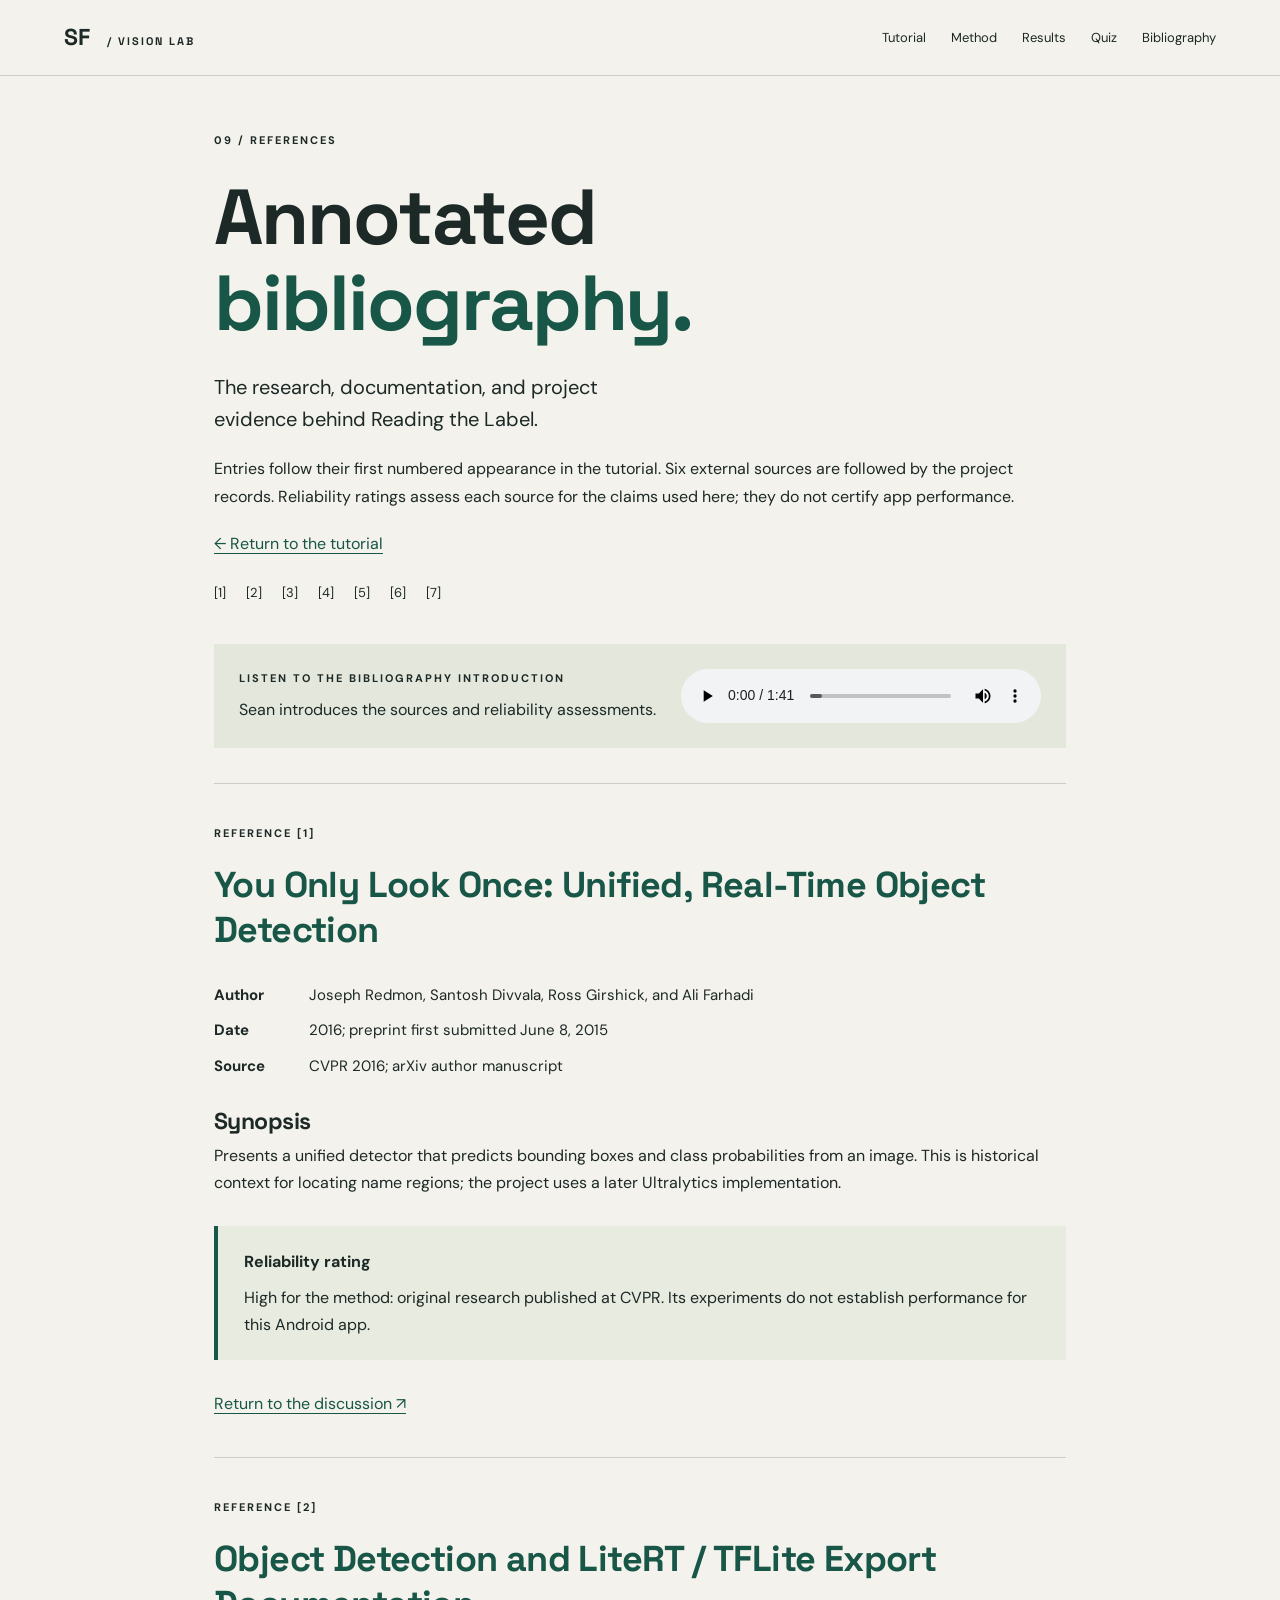
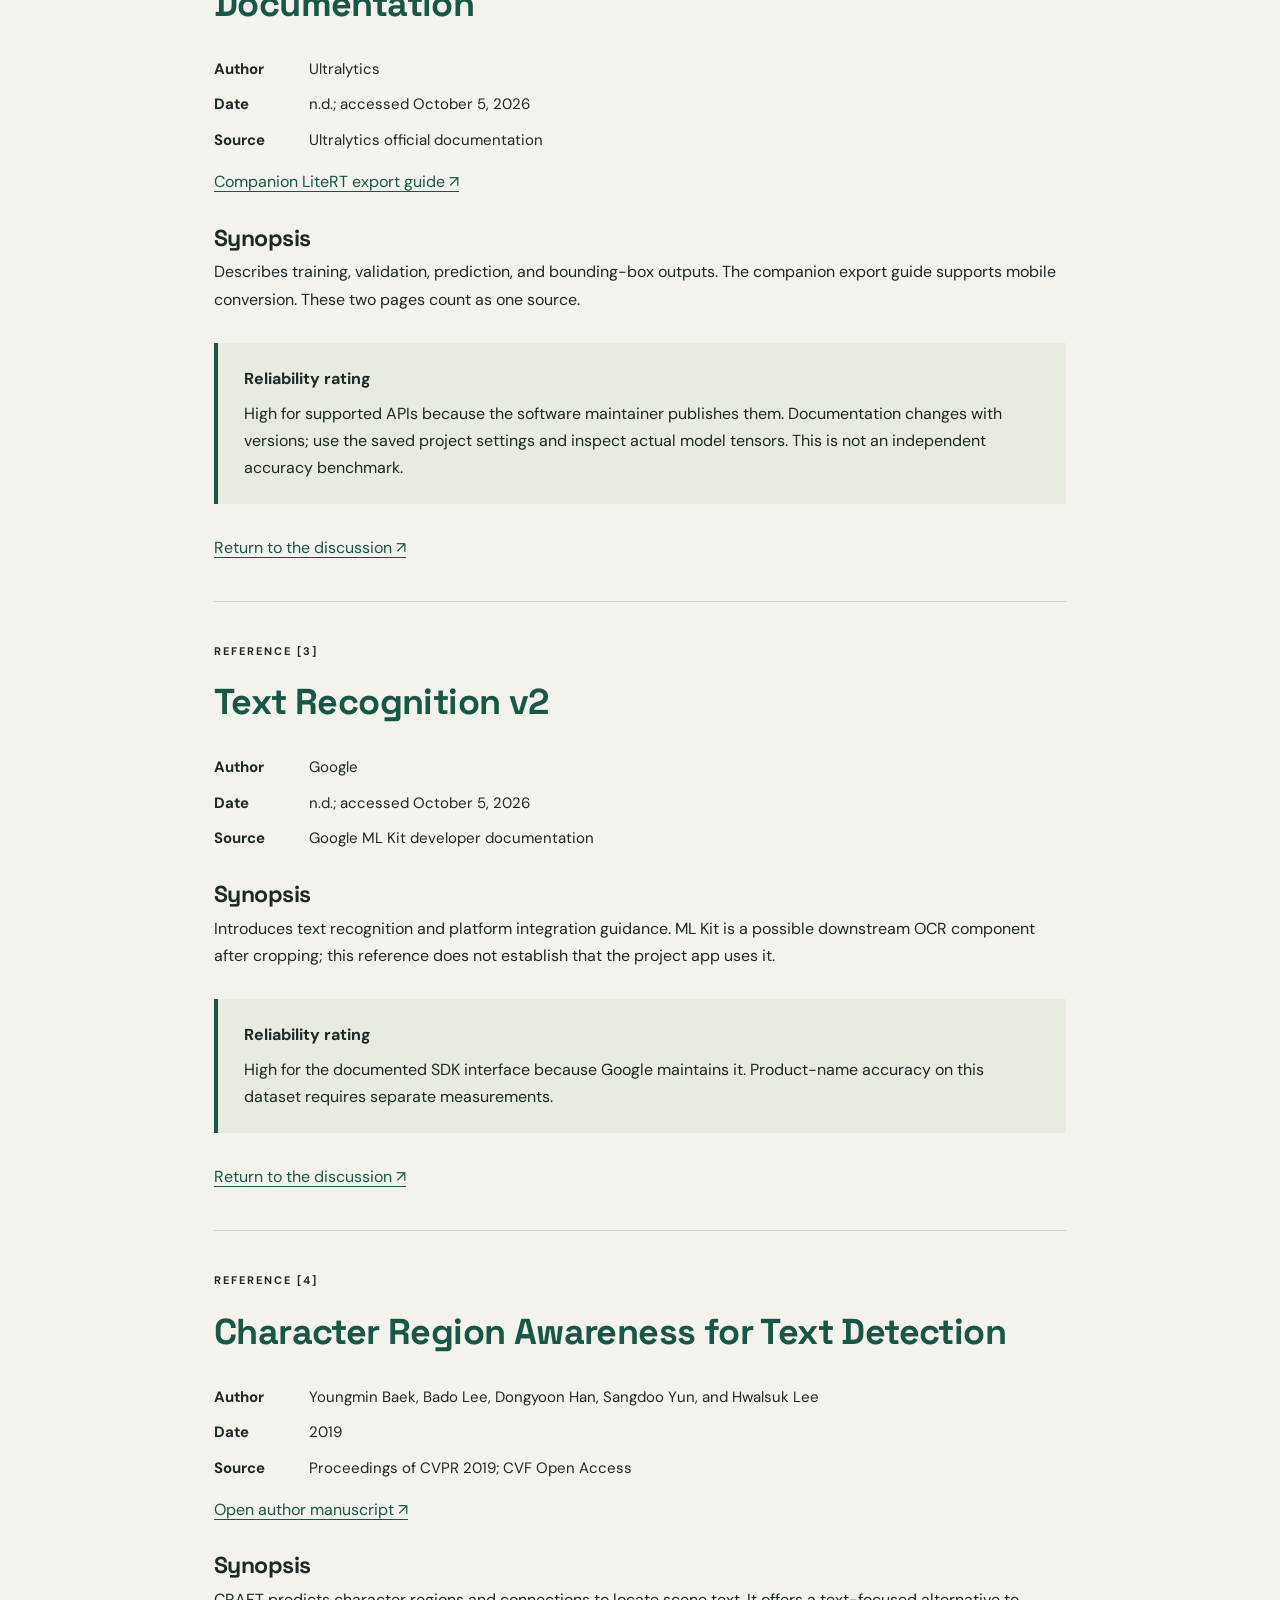
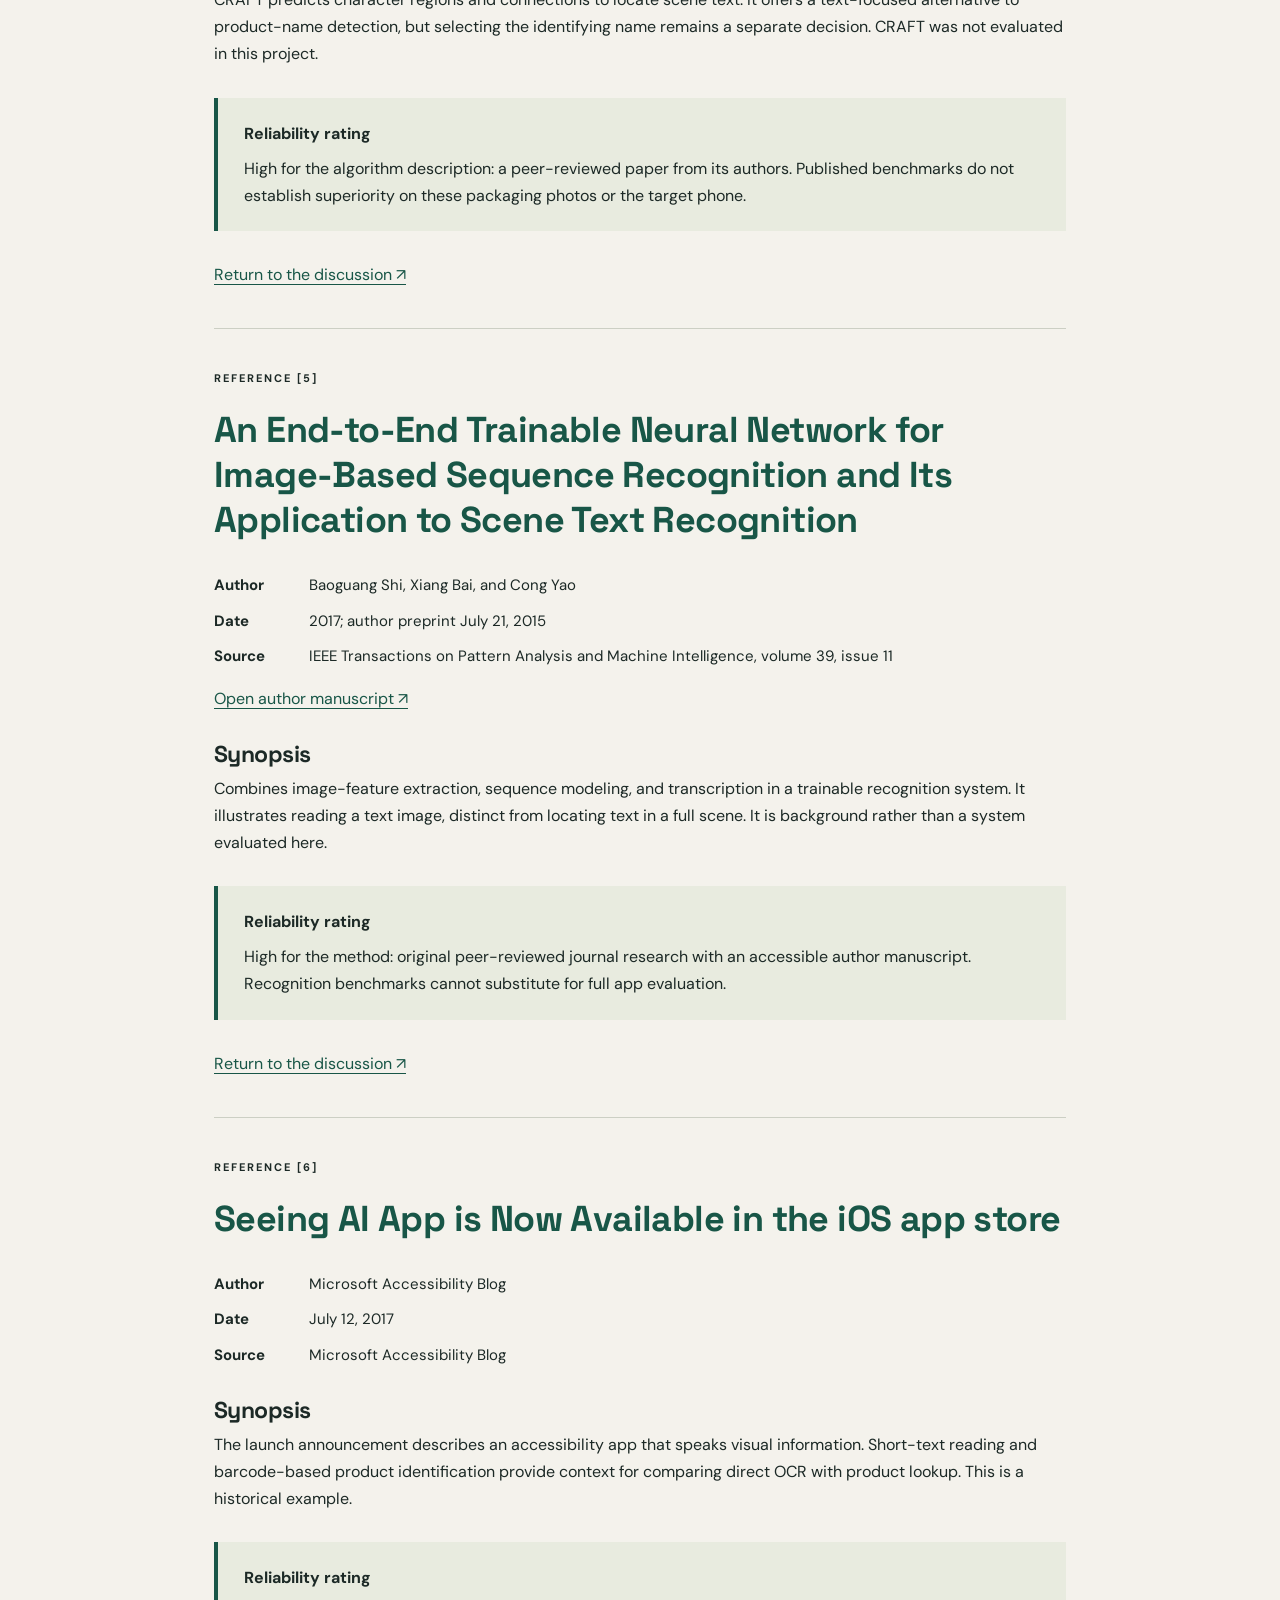
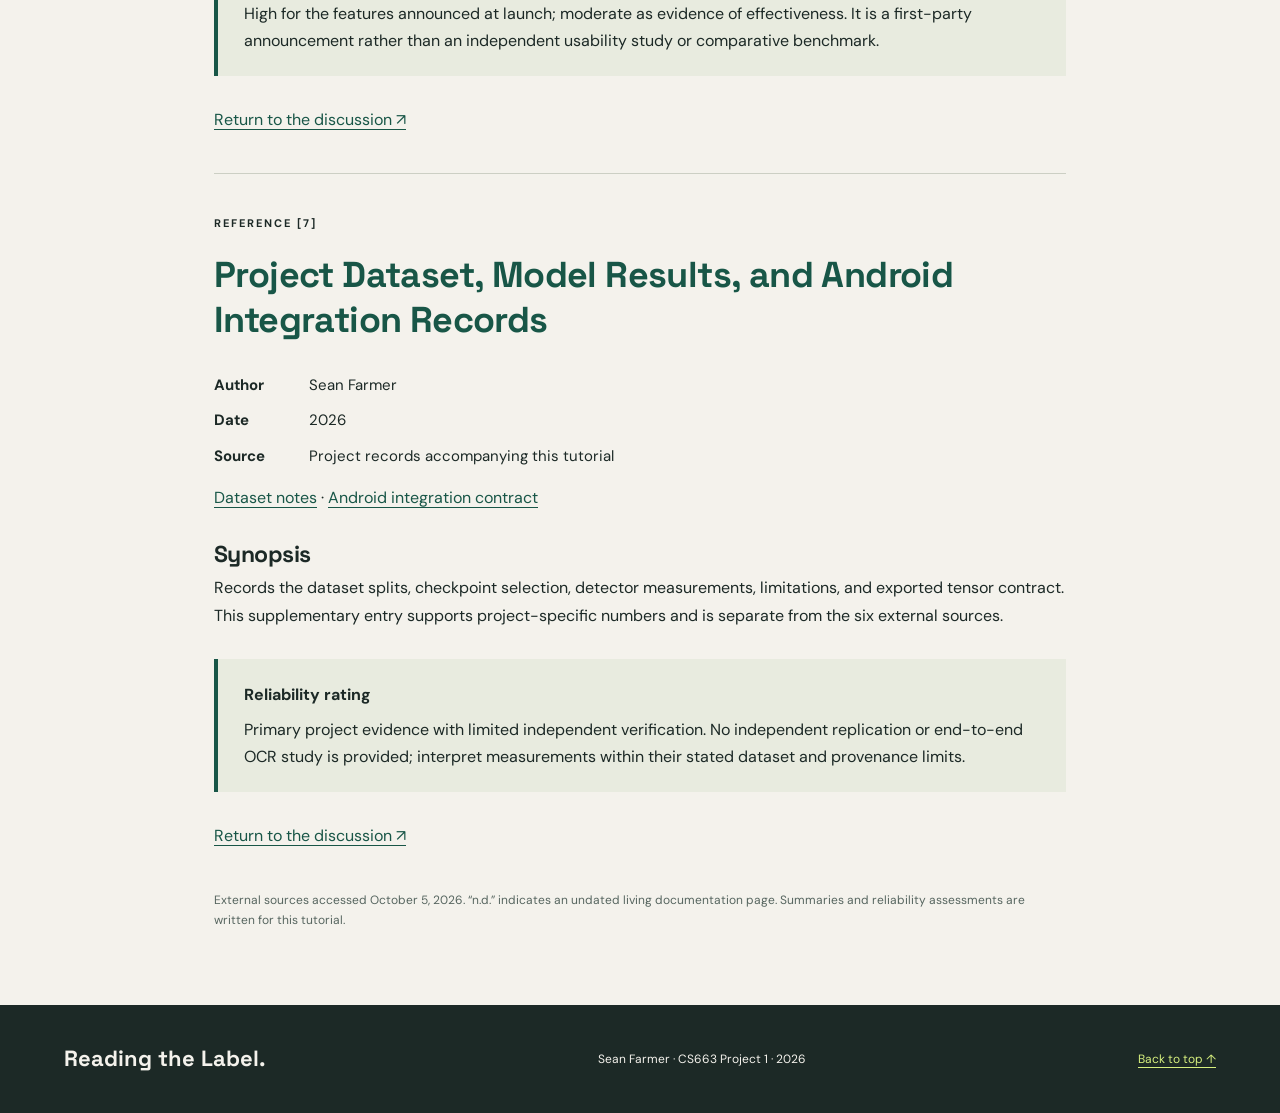
<file: bibliography.html>
<!doctype html><html lang="en"><head><meta charset="utf-8"><meta name="viewport" content="width=device-width,initial-scale=1"><title>Annotated Bibliography · Reading the Label</title><link rel="stylesheet" href="style.css"><link rel="stylesheet" href="bibliography.css"></head><body><a class="skip" href="#main">Skip to bibliography</a><header><a class="brand" href="index.html">SF<span> / VISION LAB</span></a><nav aria-label="Main navigation"><a href="index.html">Tutorial</a><a href="index.html#method">Method</a><a href="index.html#results">Results</a><a href="quiz.html">Quiz</a><a href="bibliography.html" aria-current="page">Bibliography</a></nav></header><main id="main" class="bibliography-main"><div class="bibliography-intro"><p class="eyebrow">09 / REFERENCES</p><h1>Annotated<br><em>bibliography.</em></h1><p class="lead">The research, documentation, and project evidence behind Reading the Label.</p><p>Entries follow their first numbered appearance in the tutorial. Six external sources are followed by the project records. Reliability ratings assess each source for the claims used here; they do not certify app performance.</p><a href="index.html#references">← Return to the tutorial</a><nav class="source-index" aria-label="Bibliography entries"><a href="#ref-1">[1]</a><a href="#ref-2">[2]</a><a href="#ref-3">[3]</a><a href="#ref-4">[4]</a><a href="#ref-5">[5]</a><a href="#ref-6">[6]</a><a href="#ref-7">[7]</a></nav></div>
<div class="narration" id="bibliography-narration" aria-labelledby="bibliography-narration-title"><div><p class="eyebrow" id="bibliography-narration-title">LISTEN TO THE BIBLIOGRAPHY INTRODUCTION</p><p>Sean introduces the sources and reliability assessments.</p></div><audio controls preload="metadata" aria-label="Bibliography introduction narration by Sean Farmer"><source src="assets/audio/bibliography-narration.mp3" type="audio/mpeg">Your browser does not support audio playback. <a href="assets/audio/bibliography-narration.mp3">Download the bibliography narration</a>.</audio></div>
<article class="source-entry" id="ref-1"><p class="eyebrow">REFERENCE [1]</p><h2><a href="https://arxiv.org/abs/1506.02640">You Only Look Once: Unified, Real-Time Object Detection</a></h2><dl><dt>Author</dt><dd>Joseph Redmon, Santosh Divvala, Ross Girshick, and Ali Farhadi</dd><dt>Date</dt><dd>2016; preprint first submitted June 8, 2015</dd><dt>Source</dt><dd>CVPR 2016; arXiv author manuscript</dd></dl><h3>Synopsis</h3><p>Presents a unified detector that predicts bounding boxes and class probabilities from an image. This is historical context for locating name regions; the project uses a later Ultralytics implementation.</p><aside><strong>Reliability rating</strong><p>High for the method: original research published at CVPR. Its experiments do not establish performance for this Android app.</p></aside><a href="index.html#method">Return to the discussion ↗</a></article>
<article class="source-entry" id="ref-2"><p class="eyebrow">REFERENCE [2]</p><h2><a href="https://docs.ultralytics.com/tasks/detect/">Object Detection and LiteRT / TFLite Export Documentation</a></h2><dl><dt>Author</dt><dd>Ultralytics</dd><dt>Date</dt><dd>n.d.; accessed October 5, 2026</dd><dt>Source</dt><dd>Ultralytics official documentation</dd></dl><p><a href="https://docs.ultralytics.com/integrations/litert/">Companion LiteRT export guide ↗</a></p><h3>Synopsis</h3><p>Describes training, validation, prediction, and bounding-box outputs. The companion export guide supports mobile conversion. These two pages count as one source.</p><aside><strong>Reliability rating</strong><p>High for supported APIs because the software maintainer publishes them. Documentation changes with versions; use the saved project settings and inspect actual model tensors. This is not an independent accuracy benchmark.</p></aside><a href="index.html#tutorial">Return to the discussion ↗</a></article>
<article class="source-entry" id="ref-3"><p class="eyebrow">REFERENCE [3]</p><h2><a href="https://developers.google.com/ml-kit/vision/text-recognition/v2">Text Recognition v2</a></h2><dl><dt>Author</dt><dd>Google</dd><dt>Date</dt><dd>n.d.; accessed October 5, 2026</dd><dt>Source</dt><dd>Google ML Kit developer documentation</dd></dl><h3>Synopsis</h3><p>Introduces text recognition and platform integration guidance. ML Kit is a possible downstream OCR component after cropping; this reference does not establish that the project app uses it.</p><aside><strong>Reliability rating</strong><p>High for the documented SDK interface because Google maintains it. Product-name accuracy on this dataset requires separate measurements.</p></aside><a href="index.html#method">Return to the discussion ↗</a></article>
<article class="source-entry" id="ref-4"><p class="eyebrow">REFERENCE [4]</p><h2><a href="https://openaccess.thecvf.com/content_CVPR_2019/html/Baek_Character_Region_Awareness_for_Text_Detection_CVPR_2019_paper.html">Character Region Awareness for Text Detection</a></h2><dl><dt>Author</dt><dd>Youngmin Baek, Bado Lee, Dongyoon Han, Sangdoo Yun, and Hwalsuk Lee</dd><dt>Date</dt><dd>2019</dd><dt>Source</dt><dd>Proceedings of CVPR 2019; CVF Open Access</dd></dl><p><a href="https://arxiv.org/abs/1904.01941">Open author manuscript ↗</a></p><h3>Synopsis</h3><p>CRAFT predicts character regions and connections to locate scene text. It offers a text-focused alternative to product-name detection, but selecting the identifying name remains a separate decision. CRAFT was not evaluated in this project.</p><aside><strong>Reliability rating</strong><p>High for the algorithm description: a peer-reviewed paper from its authors. Published benchmarks do not establish superiority on these packaging photos or the target phone.</p></aside><a href="index.html#method">Return to the discussion ↗</a></article>
<article class="source-entry" id="ref-5"><p class="eyebrow">REFERENCE [5]</p><h2><a href="https://ieeexplore.ieee.org/abstract/document/7801919">An End-to-End Trainable Neural Network for Image-Based Sequence Recognition and Its Application to Scene Text Recognition</a></h2><dl><dt>Author</dt><dd>Baoguang Shi, Xiang Bai, and Cong Yao</dd><dt>Date</dt><dd>2017; author preprint July 21, 2015</dd><dt>Source</dt><dd>IEEE Transactions on Pattern Analysis and Machine Intelligence, volume 39, issue 11</dd></dl><p><a href="https://arxiv.org/abs/1507.05717">Open author manuscript ↗</a></p><h3>Synopsis</h3><p>Combines image-feature extraction, sequence modeling, and transcription in a trainable recognition system. It illustrates reading a text image, distinct from locating text in a full scene. It is background rather than a system evaluated here.</p><aside><strong>Reliability rating</strong><p>High for the method: original peer-reviewed journal research with an accessible author manuscript. Recognition benchmarks cannot substitute for full app evaluation.</p></aside><a href="index.html#method">Return to the discussion ↗</a></article>
<article class="source-entry" id="ref-6"><p class="eyebrow">REFERENCE [6]</p><h2><a href="https://blogs.microsoft.com/accessibility/seeing-ai-app-is-now-available-in-the-ios-app-store/">Seeing AI App is Now Available in the iOS app store</a></h2><dl><dt>Author</dt><dd>Microsoft Accessibility Blog</dd><dt>Date</dt><dd>July 12, 2017</dd><dt>Source</dt><dd>Microsoft Accessibility Blog</dd></dl><h3>Synopsis</h3><p>The launch announcement describes an accessibility app that speaks visual information. Short-text reading and barcode-based product identification provide context for comparing direct OCR with product lookup. This is a historical example.</p><aside><strong>Reliability rating</strong><p>High for the features announced at launch; moderate as evidence of effectiveness. It is a first-party announcement rather than an independent usability study or comparative benchmark.</p></aside><a href="index.html#method">Return to the discussion ↗</a></article>
<article class="source-entry" id="ref-7"><p class="eyebrow">REFERENCE [7]</p><h2><a href="resources/model-results.md">Project Dataset, Model Results, and Android Integration Records</a></h2><dl><dt>Author</dt><dd>Sean Farmer</dd><dt>Date</dt><dd>2026</dd><dt>Source</dt><dd>Project records accompanying this tutorial</dd></dl><p><a href="resources/dataset-notes.md">Dataset notes</a> · <a href="resources/android-integration.md">Android integration contract</a></p><h3>Synopsis</h3><p>Records the dataset splits, checkpoint selection, detector measurements, limitations, and exported tensor contract. This supplementary entry supports project-specific numbers and is separate from the six external sources.</p><aside><strong>Reliability rating</strong><p>Primary project evidence with limited independent verification. No independent replication or end-to-end OCR study is provided; interpret measurements within their stated dataset and provenance limits.</p></aside><a href="index.html#dataset">Return to the discussion ↗</a></article>
<p class="muted">External sources accessed October 5, 2026. “n.d.” indicates an undated living documentation page. Summaries and reliability assessments are written for this tutorial.</p></main><footer><strong>Reading the Label.</strong><span>Sean Farmer · CS663 Project 1 · 2026</span><a href="#main">Back to top ↑</a></footer></body></html>
</file>
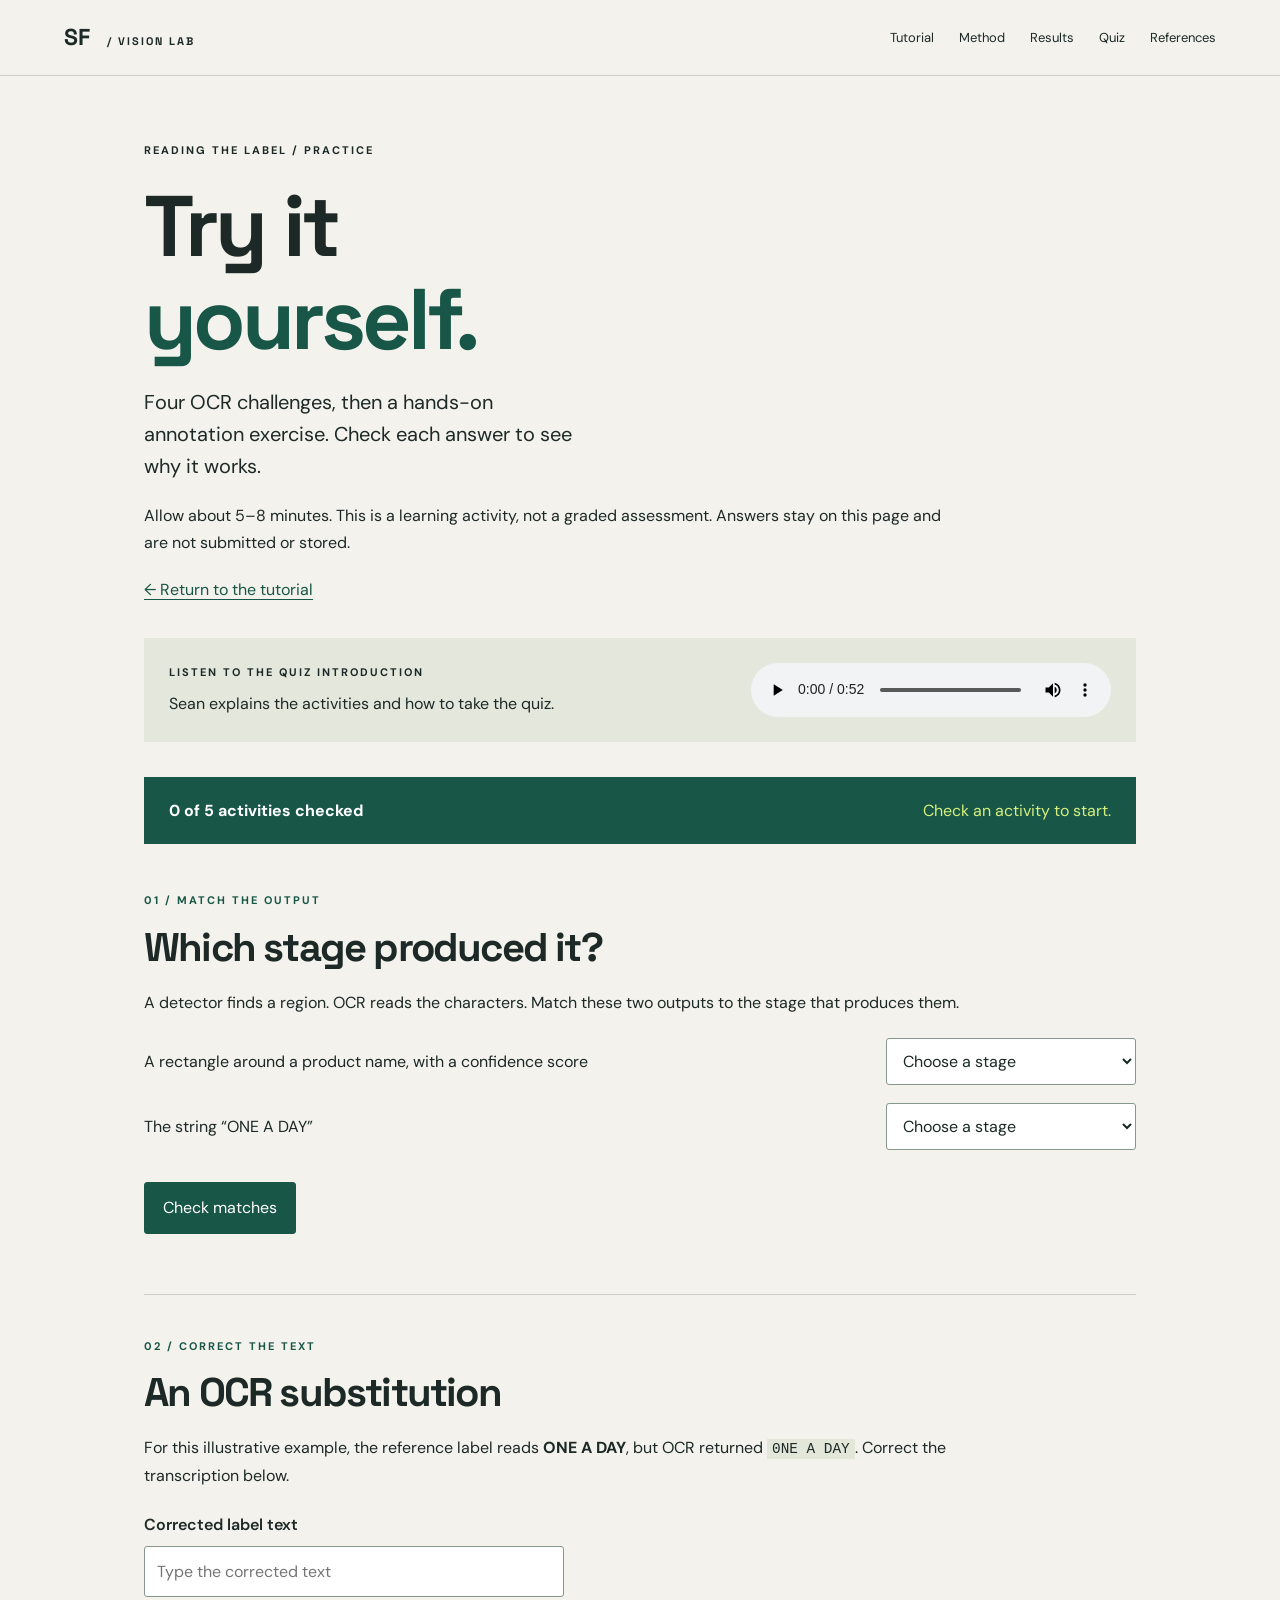
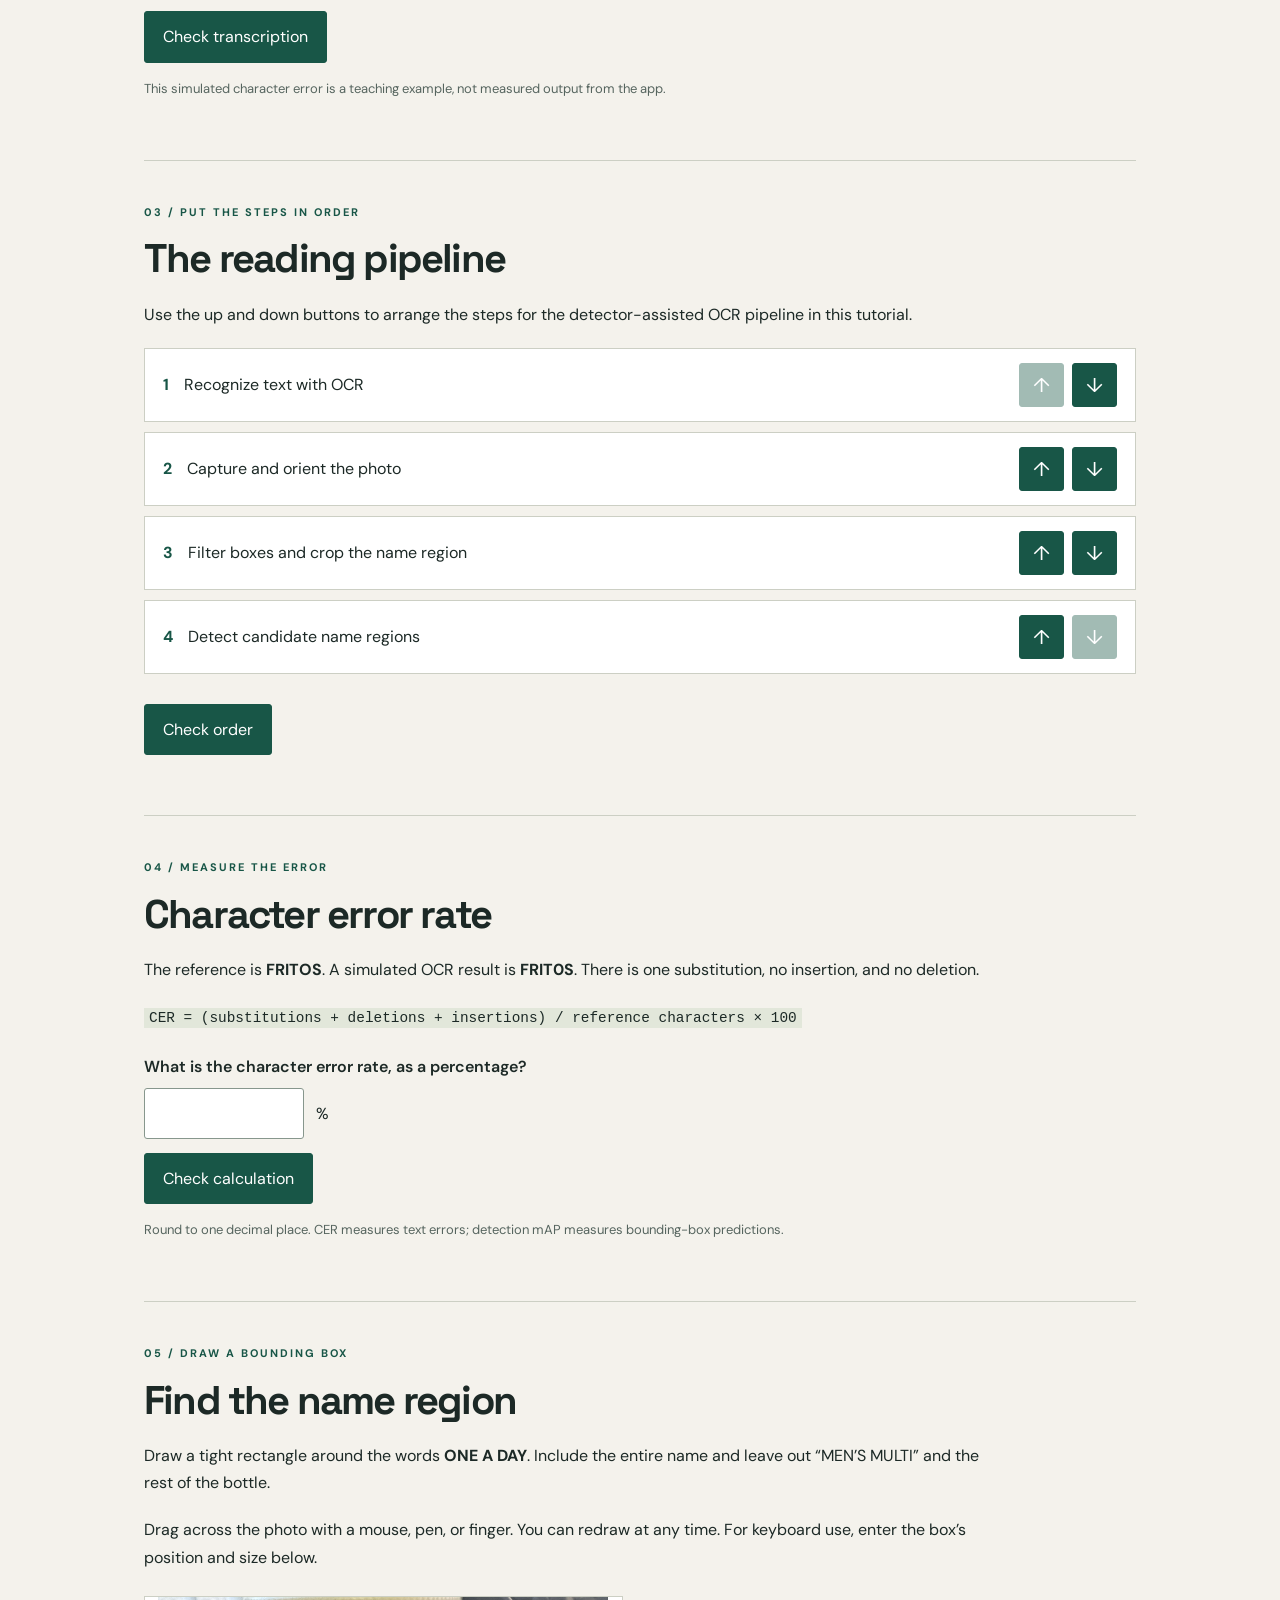
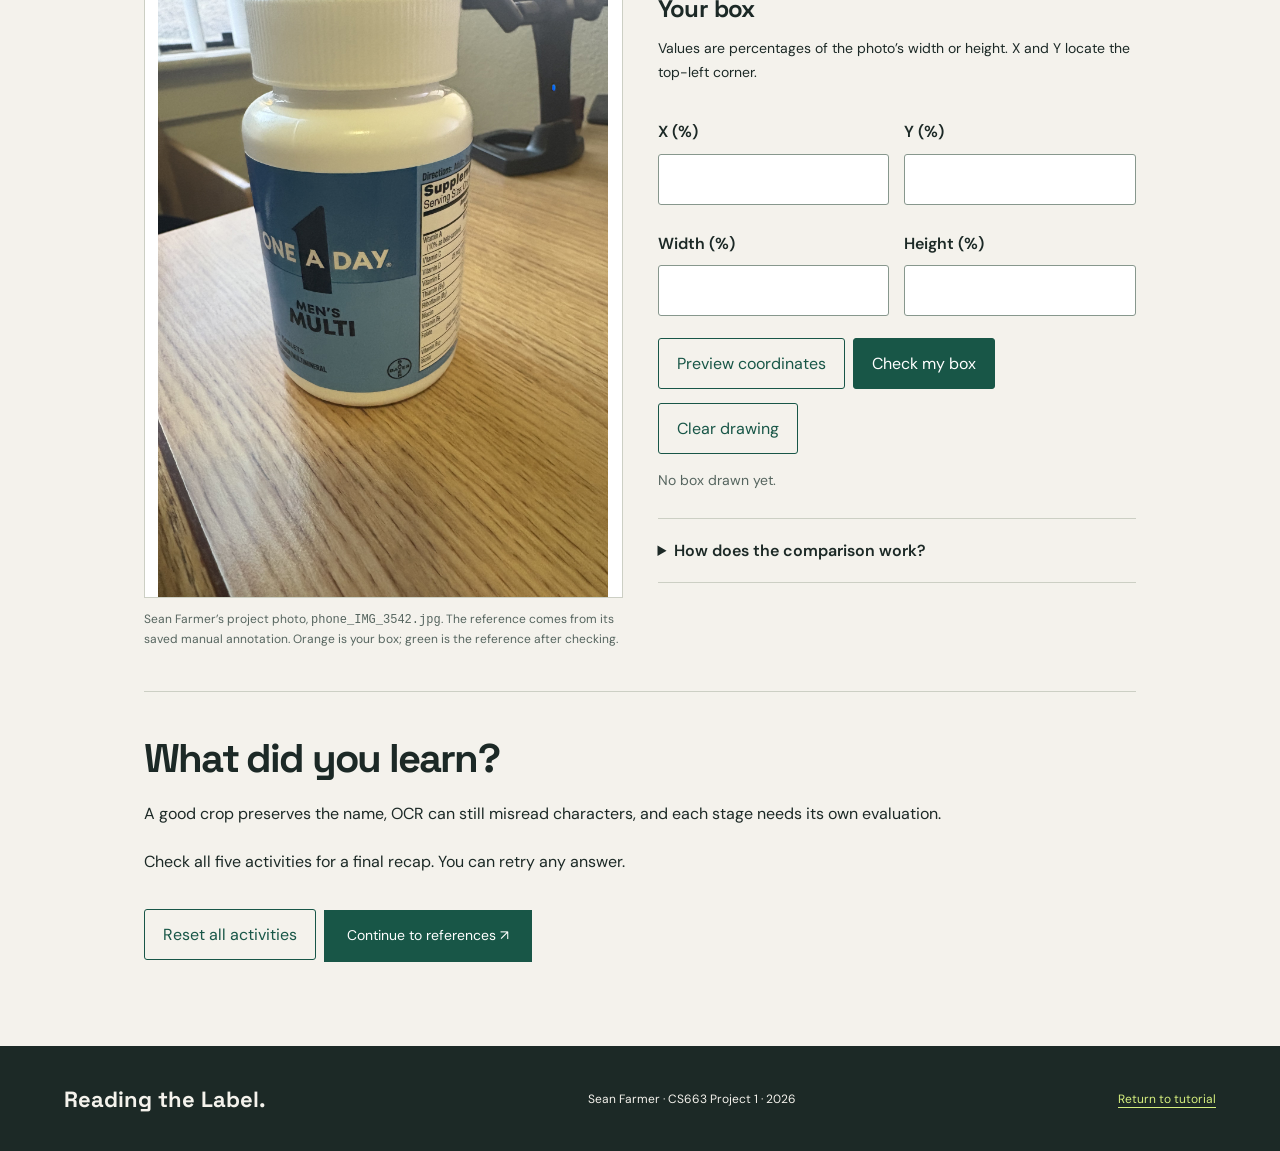
<file: quiz.html>
<!doctype html>
<html lang="en">
<head><meta charset="utf-8"><meta name="viewport" content="width=device-width,initial-scale=1"><meta name="description" content="Try five activities about OCR and product-name detection, including a bounding-box drawing exercise."><title>Quiz · Reading the Label</title><link rel="stylesheet" href="style.css"><link rel="stylesheet" href="quiz.css"><script src="quiz.js" defer></script></head>
<body><a class="skip" href="#main">Skip to quiz</a><header><a class="brand" href="index.html">SF<span> / VISION LAB</span></a><nav aria-label="Main navigation"><a href="index.html">Tutorial</a><a href="index.html#method">Method</a><a href="index.html#results">Results</a><a href="quiz.html" aria-current="page">Quiz</a><a href="bibliography.html">References</a></nav></header>
<main id="main" class="quiz-main"><div class="quiz-intro"><p class="eyebrow">READING THE LABEL / PRACTICE</p><h1>Try it<br><em>yourself.</em></h1><p class="lead">Four OCR challenges, then a hands-on annotation exercise. Check each answer to see why it works.</p><p>Allow about 5–8 minutes. This is a learning activity, not a graded assessment. Answers stay on this page and are not submitted or stored.</p><a href="index.html#quiz">← Return to the tutorial</a></div>
<div class="narration" id="quiz-narration" aria-labelledby="quiz-narration-title"><div><p class="eyebrow" id="quiz-narration-title">LISTEN TO THE QUIZ INTRODUCTION</p><p>Sean explains the activities and how to take the quiz.</p></div><audio controls preload="metadata" aria-label="Quiz introduction narration by Sean Farmer"><source src="assets/audio/quiz-narration.mp3" type="audio/mpeg">Your browser does not support audio playback. <a href="assets/audio/quiz-narration.mp3">Download the quiz narration</a>.</audio></div>
<noscript><aside>This quiz needs JavaScript. Enable it to check answers and draw a box. You can still read the questions and use the tutorial.</aside></noscript>
<div class="quiz-progress" aria-live="polite" aria-atomic="true"><strong id="progress">0 of 5 activities checked</strong><span id="score">Check an activity to start.</span></div>
<article class="activity" id="activity-1"><p class="eyebrow">01 / MATCH THE OUTPUT</p><h2>Which stage produced it?</h2><p>A detector finds a region. OCR reads the characters. Match these two outputs to the stage that produces them.</p><form id="match-form"><div class="match-row"><label for="box-stage">A rectangle around a product name, with a confidence score</label><select id="box-stage" required><option value="">Choose a stage</option><option value="ocr">OCR recognition</option><option value="detect">Object detection</option></select></div><div class="match-row"><label for="text-stage">The string “ONE A DAY”</label><select id="text-stage" required><option value="">Choose a stage</option><option value="ocr">OCR recognition</option><option value="detect">Object detection</option></select></div><button type="submit">Check matches</button></form><p class="feedback" id="feedback-1" role="status"></p></article>
<article class="activity" id="activity-2"><p class="eyebrow">02 / CORRECT THE TEXT</p><h2>An OCR substitution</h2><p>For this illustrative example, the reference label reads <strong>ONE A DAY</strong>, but OCR returned <code>0NE A DAY</code>. Correct the transcription below.</p><form id="text-form"><label for="transcription">Corrected label text</label><input id="transcription" type="text" autocomplete="off" spellcheck="false" placeholder="Type the corrected text" required><button type="submit">Check transcription</button></form><p class="small-note">This simulated character error is a teaching example, not measured output from the app.</p><p class="feedback" id="feedback-2" role="status"></p></article>
<article class="activity" id="activity-3"><p class="eyebrow">03 / PUT THE STEPS IN ORDER</p><h2>The reading pipeline</h2><p>Use the up and down buttons to arrange the steps for the detector-assisted OCR pipeline in this tutorial.</p><ol class="order-list" id="pipeline-list"><li data-step="ocr"><span>Recognize text with OCR</span><div><button type="button" data-move="up" aria-label="Move recognize text with OCR up">↑</button><button type="button" data-move="down" aria-label="Move recognize text with OCR down">↓</button></div></li><li data-step="capture"><span>Capture and orient the photo</span><div><button type="button" data-move="up" aria-label="Move capture and orient the photo up">↑</button><button type="button" data-move="down" aria-label="Move capture and orient the photo down">↓</button></div></li><li data-step="crop"><span>Filter boxes and crop the name region</span><div><button type="button" data-move="up" aria-label="Move filter boxes and crop the name region up">↑</button><button type="button" data-move="down" aria-label="Move filter boxes and crop the name region down">↓</button></div></li><li data-step="detect"><span>Detect candidate name regions</span><div><button type="button" data-move="up" aria-label="Move detect candidate name regions up">↑</button><button type="button" data-move="down" aria-label="Move detect candidate name regions down">↓</button></div></li></ol><p id="order-status" class="small-note" role="status"></p><button type="button" id="check-order">Check order</button><p class="feedback" id="feedback-3" role="status"></p></article>
<article class="activity" id="activity-4"><p class="eyebrow">04 / MEASURE THE ERROR</p><h2>Character error rate</h2><p>The reference is <strong>FRITOS</strong>. A simulated OCR result is <strong>FRIT0S</strong>. There is one substitution, no insertion, and no deletion.</p><p><code>CER = (substitutions + deletions + insertions) / reference characters × 100</code></p><form id="cer-form"><label for="cer">What is the character error rate, as a percentage?</label><div class="number-answer"><input id="cer" type="number" min="0" max="100" step="any" required inputmode="decimal"><span>%</span></div><button type="submit">Check calculation</button></form><p class="small-note">Round to one decimal place. CER measures text errors; detection mAP measures bounding-box predictions.</p><p class="feedback" id="feedback-4" role="status"></p></article>
<article class="activity" id="activity-5"><p class="eyebrow">05 / DRAW A BOUNDING BOX</p><h2>Find the name region</h2><p>Draw a tight rectangle around the words <strong>ONE A DAY</strong>. Include the entire name and leave out “MEN’S MULTI” and the rest of the bottle.</p><p id="draw-help">Drag across the photo with a mouse, pen, or finger. You can redraw at any time. For keyboard use, enter the box’s position and size below.</p><div class="drawing-layout"><figure><div class="draw-area" id="draw-area" role="group" aria-label="Bounding-box drawing exercise" aria-describedby="draw-help"><img id="package-photo" src="assets/quiz-package.jpg" alt="A supplement bottle on a table, with its brand name above the words MEN’S MULTI" draggable="false" width="1536" height="2048"><div class="draw-box" id="user-box" hidden></div><div class="reference-box" id="reference-box" hidden></div></div><figcaption>Sean Farmer’s project photo, <code>phone_IMG_3542.jpg</code>. The reference comes from its saved manual annotation. Orange is your box; green is the reference after checking.</figcaption></figure><div class="drawing-controls"><h3>Your box</h3><p>Values are percentages of the photo’s width or height. X and Y locate the top-left corner.</p><form id="box-form"><div class="box-fields"><label>X (%)<input id="box-x" type="number" min="0" max="100" step="0.1" required></label><label>Y (%)<input id="box-y" type="number" min="0" max="100" step="0.1" required></label><label>Width (%)<input id="box-w" type="number" min="0.1" max="100" step="0.1" required></label><label>Height (%)<input id="box-h" type="number" min="0.1" max="100" step="0.1" required></label></div><button type="button" class="secondary" id="apply-box">Preview coordinates</button><button type="submit">Check my box</button><button type="button" class="secondary" id="clear-box">Clear drawing</button></form><p id="box-status" role="status" class="small-note">No box drawn yet.</p><p class="feedback" id="feedback-5" role="status"></p><details><summary>How does the comparison work?</summary><p>Intersection over union (IoU) divides the area shared by your box and the manual reference by the area covered by either box. This exercise accepts an IoU of at least 0.50. A lower score may mean you clipped the text, included too much background, or chose a different region. The annotation is a project reference, not a unique perfect answer.</p></details></div></div></article>
<div class="quiz-finish"><h2>What did you learn?</h2><p>A good crop preserves the name, OCR can still misread characters, and each stage needs its own evaluation.</p><p id="finish-status" role="status">Check all five activities for a final recap. You can retry any answer.</p><button type="button" id="reset-quiz" class="secondary">Reset all activities</button><a class="button" href="bibliography.html">Continue to references ↗</a></div></main><footer><strong>Reading the Label.</strong><span>Sean Farmer · CS663 Project 1 · 2026</span><a href="index.html#quiz">Return to tutorial</a></footer></body></html>
</file>
<file: style.css>
@import url('https://fonts.googleapis.com/css2?family=DM+Sans:wght@400;500;600;700&family=Space+Grotesk:wght@400;500;600;700&display=swap');
:root{--paper:#f4f2ec;--ink:#1c2926;--green:#185647;--lime:#d6ef7e;--line:#cccfc4;--muted:#56655f}*{box-sizing:border-box}html{scroll-behavior:smooth;scroll-padding-top:90px}body{margin:0;background:var(--paper);color:var(--ink);font-family:'DM Sans',Arial,sans-serif;line-height:1.7}a{color:var(--green);text-underline-offset:4px}a:hover{color:#40745b}a:focus-visible,summary:focus-visible{outline:3px solid #578c13;outline-offset:5px}.skip{position:absolute;left:15px;top:-100px;z-index:30;padding:10px;background:white}.skip:focus{top:15px}header{position:sticky;top:0;z-index:10;background:rgba(244,242,236,.97);border-bottom:1px solid var(--line);display:flex;justify-content:space-between;align-items:center;padding:18px 5vw}.brand{font-family:'Space Grotesk',sans-serif;font-weight:700;font-size:23px;text-decoration:none;color:var(--ink)}.brand span{font-size:11px;letter-spacing:2px;margin-left:12px}nav{display:flex;gap:25px}nav a{font-size:13px;text-decoration:none;color:var(--ink)}main{max-width:1440px;margin:auto}.hero{display:grid;grid-template-columns:1fr 1fr;gap:6vw;padding:75px 5vw 65px;align-items:center}.eyebrow,.section-label{font-size:11px;letter-spacing:2px;font-weight:700}h1,h2,h3{font-family:'Space Grotesk',Arial,sans-serif;line-height:1.08;letter-spacing:-.045em}h1{font-size:clamp(65px,7.5vw,110px);margin:25px 0}h1 em{font-style:normal;color:var(--green)}.lead{font-size:20px;max-width:450px;line-height:1.6}.byline{font-size:13px;margin:25px 0}.button{display:inline-flex;gap:50px;background:var(--green);color:white;padding:14px 23px;text-decoration:none;font-size:14px}.button:hover{background:#26715d;color:white}.hero-image{margin:0;padding:16px;background:#e2e6d9;transform:rotate(1deg)}.hero-image img{aspect-ratio:1;object-fit:contain;background:white}img{max-width:100%;height:auto;display:block}figcaption{font-size:12px;color:var(--muted);margin-top:12px;line-height:1.6}.ribbon{display:flex;justify-content:space-between;gap:20px;background:var(--green);color:var(--lime);padding:20px 5vw;font-size:11px;letter-spacing:2px}section:not(.hero){display:grid;grid-template-columns:210px minmax(0,1fr);gap:35px;margin:0 5vw;padding:75px 0;border-bottom:1px solid var(--line)}.section-label{color:var(--green);padding-top:9px}.section-body{max-width:850px}h2{font-size:clamp(34px,4vw,54px);margin:0 0 30px}h3{font-size:23px;margin:30px 0 14px;letter-spacing:-.025em}p{margin:0 0 20px}aside{border-left:4px solid var(--green);background:#e8ebdf;padding:22px 26px;margin:30px 0}aside p{margin:8px 0 0}.pipeline{display:grid;grid-template-columns:repeat(4,1fr);margin:35px 0;background:var(--ink);color:var(--paper)}.pipeline div{padding:22px 18px;border-right:1px solid #52635c}.pipeline b{color:var(--lime);font-size:12px}.pipeline h3{font-size:20px;margin:20px 0 10px}.pipeline p{font-size:13px;margin:0;line-height:1.6}.stats{display:grid;grid-template-columns:repeat(3,1fr);gap:20px;margin:35px 0}.stats strong{display:block;font-family:'Space Grotesk',sans-serif;font-size:55px;font-weight:500;color:var(--green);line-height:1.2}.stats span{display:block;font-size:12px;max-width:170px}.table-wrap{overflow-x:auto;margin:30px 0}table{border-collapse:collapse;width:100%;font-size:14px;text-align:left}caption{text-align:left;font-size:12px;color:var(--muted);margin-bottom:12px}th,td{padding:14px 15px;border-bottom:1px solid var(--line)}thead{background:var(--ink);color:white}tbody th{font-weight:500}.gain{background:var(--lime);font-weight:700}pre{background:#1c2926;color:#e4ecd7;padding:22px;overflow:auto;font-size:13px;line-height:1.8;border-radius:3px}code{font-family:Consolas,monospace}p code,li code{background:#e2e7da;padding:2px 5px;font-size:.9em}.step{display:grid;grid-template-columns:42px minmax(0,1fr);gap:15px;border-top:1px solid var(--line);padding:30px 0 12px}.step-num{font-size:13px;color:var(--green);font-weight:700;padding-top:4px}.step h3{margin-top:0}.tensor{display:grid;grid-template-columns:1fr 1fr;gap:15px;margin:25px 0}.tensor div{background:#e4e8dc;padding:20px}.tensor span{font-size:10px;letter-spacing:1px}.tensor strong{display:block;font-size:19px;font-family:Consolas,monospace;margin:8px 0}.tensor p{font-size:12px;margin:0}li{margin-bottom:12px}.compare{display:grid;grid-template-columns:1fr 1fr;gap:25px;margin:35px 0}.compare>div{border-top:3px solid var(--green);padding-top:10px}.compare h3{font-size:16px}.compare p{font-size:13px}.compare .big-number{font-size:29px;font-family:'Space Grotesk',sans-serif;letter-spacing:-1px}.big-number em{font-style:normal;color:var(--green)}details{border-top:1px solid var(--line);border-bottom:1px solid var(--line);padding:18px 0;margin:25px 0}summary{cursor:pointer;font-weight:600}details p{margin:20px 0 0}figure{margin:35px 0}figure:not(.hero-image) img{max-height:600px;margin:auto;object-fit:contain;background:white}.video-panel{background:var(--ink);color:var(--paper);padding:45px;text-align:center;margin:30px 0}.play-symbol{display:block;color:var(--lime);font-size:45px}.video-panel h3{margin:15px 0}.video-panel p{font-size:14px;margin:0}.video-panel iframe{width:100%;aspect-ratio:16/9;border:0}.references{padding-left:20px}.references li{padding:10px 0;border-bottom:1px solid var(--line)}.muted{font-size:12px;color:var(--muted)}footer{display:flex;justify-content:space-between;gap:20px;align-items:center;padding:35px 5vw;background:var(--ink);color:var(--paper);font-size:12px}footer a{color:var(--lime)}footer strong{font-family:'Space Grotesk',sans-serif;font-size:22px}@media(max-width:850px){section:not(.hero){grid-template-columns:1fr;gap:20px;padding:50px 0}.hero{gap:30px;padding-top:40px}.pipeline{grid-template-columns:1fr 1fr}.ribbon{flex-wrap:wrap;justify-content:center}.brand span{display:none}}@media(max-width:600px){header{padding:15px 5vw}nav{gap:12px}nav a{font-size:11px}.hero{grid-template-columns:1fr}.hero-image{transform:none}.hero h1{font-size:74px}.lead{font-size:18px}.stats strong{font-size:40px}.tensor,.compare{grid-template-columns:1fr}.pipeline div{padding:18px}.step{grid-template-columns:28px 1fr;gap:8px}pre{padding:15px;font-size:11px}.video-panel{padding:25px}footer{flex-direction:column;align-items:flex-start}th,td{padding:10px;font-size:12px}}@media(prefers-reduced-motion:reduce){html{scroll-behavior:auto}}@media print{header{position:static}nav,.button,.ribbon{display:none}section:not(.hero){padding:25px 0;grid-template-columns:1fr}.hero{padding:20px}pre{white-space:pre-wrap}body{background:white}details{display:block}footer{background:white;color:black}}
@media(max-width:760px){.hero{grid-template-columns:1fr}.hero-image{max-width:520px;transform:none}.hero h1{font-size:clamp(65px,12vw,90px)}.lead{max-width:540px}}

.citation{white-space:nowrap;font-weight:700}header nav{flex-wrap:wrap}@media(max-width:600px){header{gap:12px}header nav{justify-content:flex-end}}

.narration{display:flex;align-items:center;justify-content:space-between;gap:25px;background:#e4e8dc;padding:25px;margin:0 0 35px}.narration p{margin:0}.narration .eyebrow{margin-bottom:8px}.narration audio{width:360px;max-width:100%}@media(max-width:760px){.narration{flex-direction:column;align-items:flex-start}.narration audio{width:100%}}

.video-panel video{display:block;width:100%;aspect-ratio:16/9;background:#000;margin-bottom:18px}
</file>
<file: bibliography.css>
.bibliography-main{max-width:980px;margin:auto;padding:55px 5vw}.bibliography-intro{padding-bottom:40px}.bibliography-intro h1{font-size:clamp(42px,7vw,78px);line-height:1.1;letter-spacing:-2px;overflow-wrap:anywhere}.bibliography-intro h1 em{color:var(--green)}.source-index{display:flex;flex-wrap:wrap;gap:20px;margin-top:25px}.source-entry{border-top:1px solid var(--line);padding:40px 0;scroll-margin-top:120px}.source-entry h2{font-size:clamp(25px,4vw,36px);line-height:1.25;letter-spacing:-.6px}.source-entry h2 a{text-decoration:none}.source-entry dl{display:grid;grid-template-columns:85px minmax(0,1fr);gap:10px;font-size:15px}.source-entry dt{font-weight:700}.source-entry dd{margin:0;overflow-wrap:anywhere}.source-entry h3{margin-bottom:8px}@media(max-width:600px){.bibliography-main{padding-top:30px}.source-entry dl{grid-template-columns:1fr;gap:3px}.source-entry dd{margin-bottom:12px}}
</file>
<file: quiz.css>
.quiz-main{max-width:1120px;padding:0 5vw 70px}.quiz-intro{padding:65px 0 35px;max-width:800px}.quiz-intro h1{font-size:clamp(52px,7vw,86px);margin:20px 0}.quiz-main h2{font-size:clamp(28px,3.5vw,40px);margin:0 0 20px}.quiz-main h3{font-size:24px;margin:0 0 15px}.quiz-progress{display:flex;justify-content:space-between;gap:20px;background:var(--green);color:white;padding:20px 25px;margin:20px 0 5px}.quiz-progress span{color:var(--lime)}.activity{padding:42px 0;border-bottom:1px solid var(--line)}.activity .eyebrow{color:var(--green);margin-bottom:16px}.activity form{margin-top:22px}.activity label{display:block;font-weight:600;margin:12px 0 8px}.quiz-main input,.quiz-main select{font:inherit;color:var(--ink);border:1px solid #87978d;background:#fff;padding:11px 12px;border-radius:3px;max-width:100%;min-height:46px}.quiz-main input:focus-visible,.quiz-main select:focus-visible,.quiz-main button:focus-visible{outline:3px solid #578c13;outline-offset:3px}.quiz-main button{font:inherit;cursor:pointer;padding:11px 18px;border:1px solid var(--green);background:var(--green);color:white;border-radius:3px;margin:14px 8px 0 0;min-height:44px}.quiz-main button:hover{background:#27745e}.quiz-main .secondary{background:transparent;color:var(--green)}.quiz-main .secondary:hover{background:#e2e8d7}.quiz-main button:disabled{opacity:.4;cursor:default}.match-row{display:grid;grid-template-columns:1fr 250px;gap:20px;align-items:center;margin:18px 0}.match-row label{font-weight:400;margin:0}.feedback{margin:18px 0 0;padding:0;min-height:0}.feedback:not(:empty){background:#e7ebdf;padding:17px 20px;border-left:4px solid var(--green)}.feedback[data-correct="false"]{border-left-color:#985e1e;background:#f1e8d9}.small-note{font-size:13px;color:var(--muted);margin:15px 0 0}.order-list{list-style:none;padding:0;counter-reset:steps}.order-list li{counter-increment:steps;display:flex;align-items:center;gap:15px;justify-content:space-between;border:1px solid var(--line);padding:14px 18px;background:#fff;margin-bottom:10px}.order-list li:before{content:counter(steps);font-weight:bold;color:var(--green)}.order-list li>span{flex:1}.order-list li>div{display:flex;flex-shrink:0}.order-list button{margin:0 0 0 8px;padding:6px 13px;font-size:20px;line-height:1}.number-answer{display:flex;align-items:center;gap:12px}.number-answer input{width:160px}#transcription{width:420px;display:block}.drawing-layout{display:grid;grid-template-columns:1fr 1fr;gap:35px;margin-top:25px}.drawing-layout figure{margin:0}.draw-area{position:relative;line-height:0;touch-action:none;user-select:none;cursor:crosshair;border:1px solid var(--line)}.draw-area img{width:100%;height:auto;user-select:none;pointer-events:none}.draw-box,.reference-box{position:absolute;pointer-events:none;border:3px solid #e77412;background:rgba(240,140,30,.13);box-sizing:border-box}.reference-box{border:3px dashed #166534;background:rgba(22,101,52,.1)}[hidden]{display:none!important}.box-fields{display:grid;grid-template-columns:1fr 1fr;gap:5px 15px}.box-fields input{width:100%;display:block;margin-top:8px}.drawing-controls p{font-size:14px}.quiz-finish{padding-top:45px}.quiz-finish .button{margin:14px 0}.quiz-main code{overflow-wrap:anywhere}.quiz-main .activity p{max-width:850px}.quiz-main details p{margin-top:15px}@media(max-width:720px){.match-row{grid-template-columns:1fr;gap:10px}.drawing-layout{grid-template-columns:1fr}.draw-area{max-width:480px}.quiz-progress{flex-direction:column;gap:5px}.order-list li{padding:12px 10px;font-size:14px}.order-list button{padding:6px 10px}header{flex-wrap:wrap;gap:10px}nav{flex-wrap:wrap}.drawing-controls{max-width:520px}.quiz-intro{padding-top:40px}}
</file>
